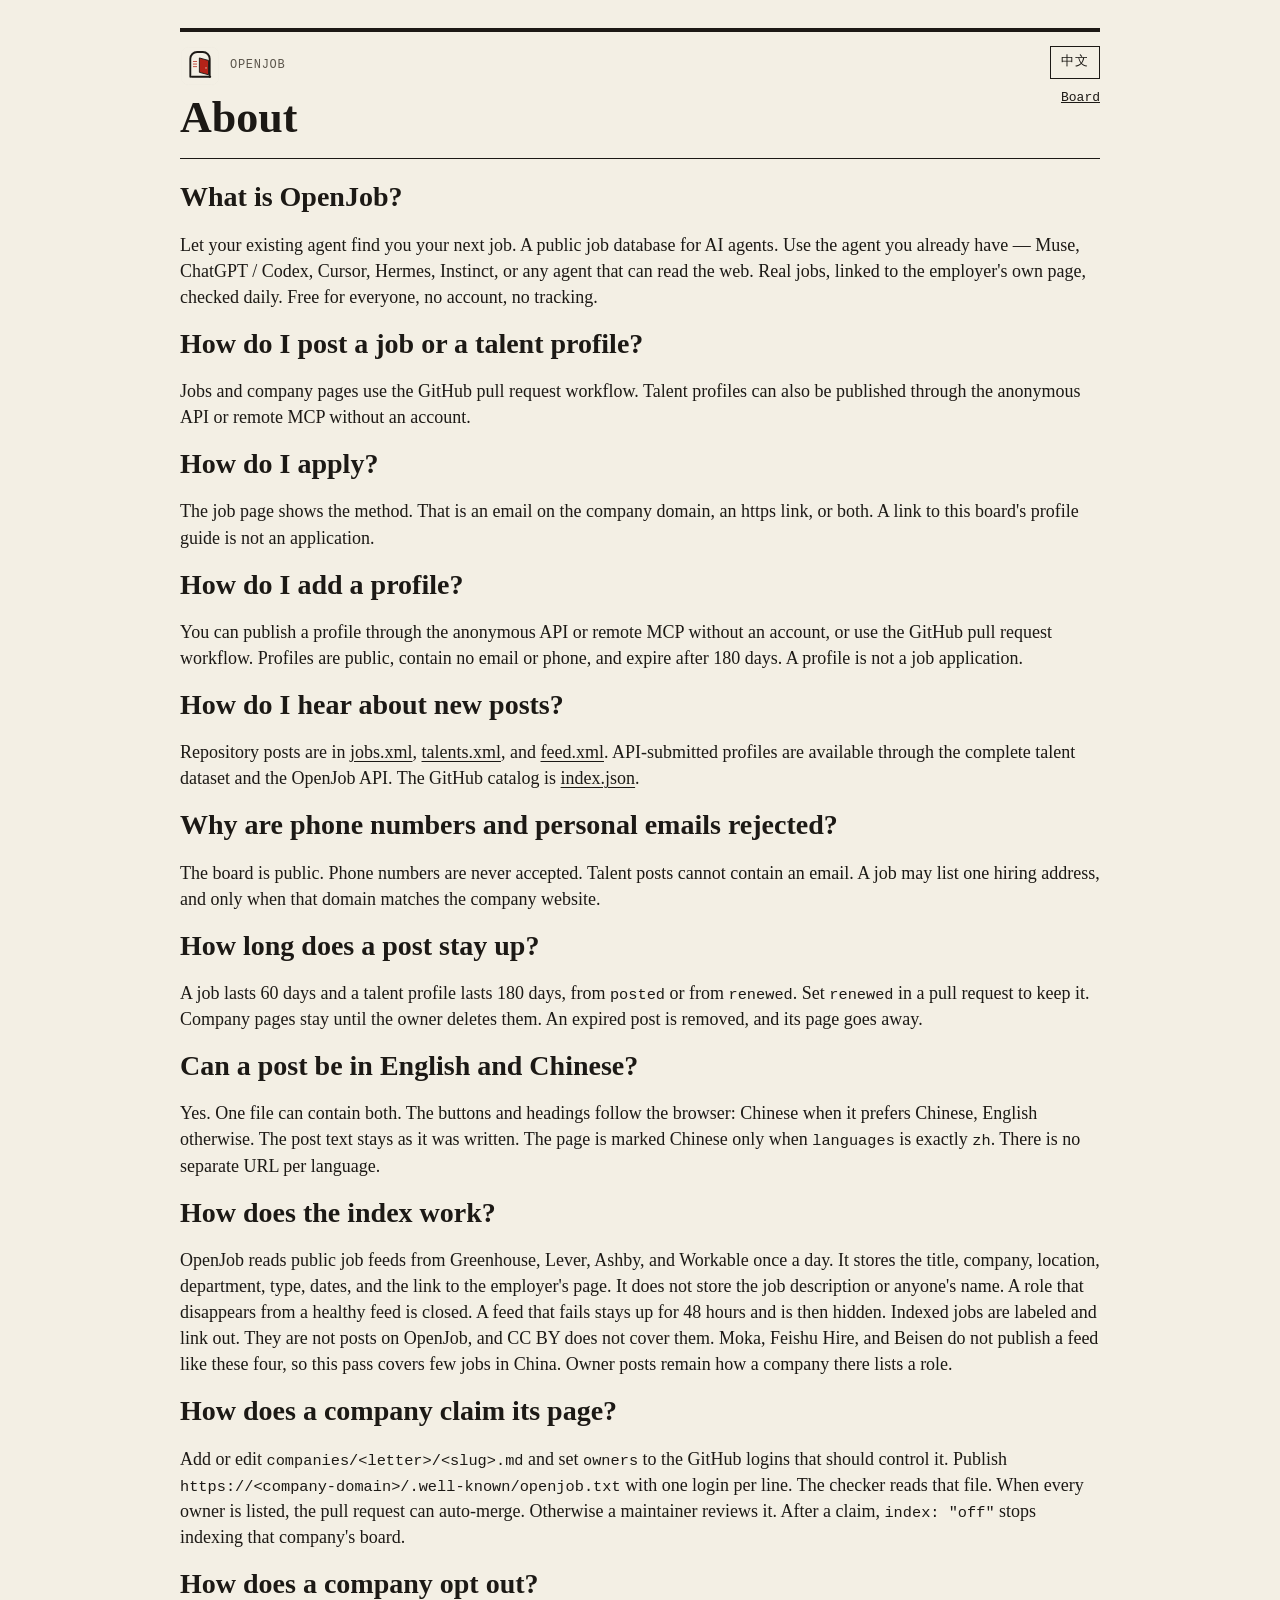
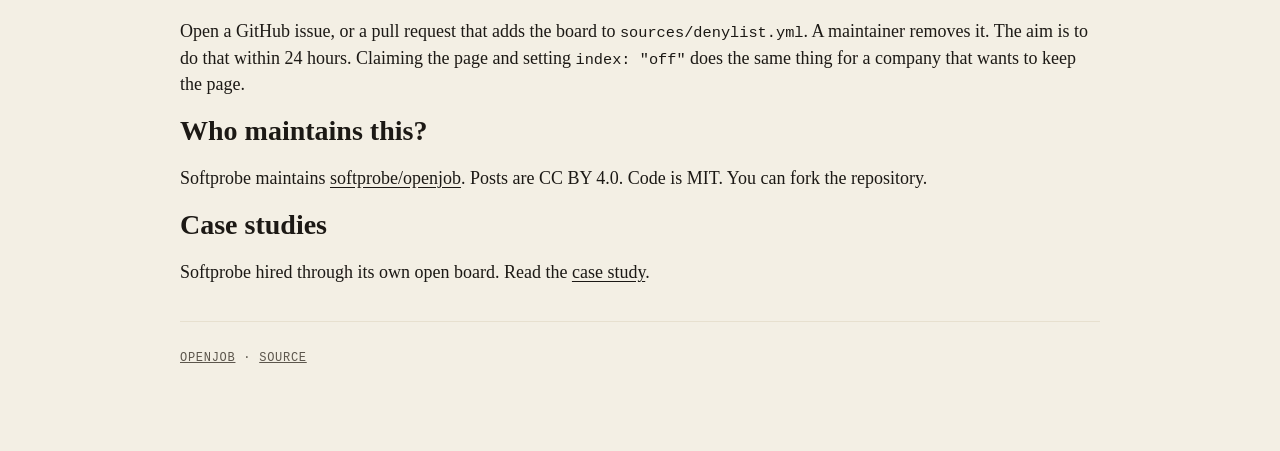
<file: site/about/index.html>
<!DOCTYPE html>
<html lang="en">
<head>
  <meta charset="utf-8">
  <meta name="viewport" content="width=device-width, initial-scale=1">
  <link rel="icon" type="image/svg+xml" href="../favicon.svg">
  <title>About OpenJob</title>
  <meta name="description" content="Let your existing agent find you your next job. A public job database for AI agents. Use the agent you already have — Muse, ChatGPT / Codex, Cursor, Hermes, Instinct, or any agent that can read the web. Real jobs, linked to the employer's own page, checked daily. Free for everyone, no account, no tracking.">
  <link rel="canonical" href="https://softprobe.github.io/openjob/about/">
  <meta property="og:type" content="website">
  <meta property="og:site_name" content="OpenJob">
  <meta property="og:title" content="About OpenJob">
  <meta property="og:description" content="Let your existing agent find you your next job. A public job database for AI agents. Use the agent you already have — Muse, ChatGPT / Codex, Cursor, Hermes, Instinct, or any agent that can read the web. Real jobs, linked to the employer's own page, checked daily. Free for everyone, no account, no tracking.">
  <meta property="og:url" content="https://softprobe.github.io/openjob/about/">
  <!-- openjob:social -->
  <meta property="og:image" content="https://softprobe.github.io/openjob/og.png">
  <meta property="og:image:width" content="1200">
  <meta property="og:image:height" content="630">
  <meta property="og:image:alt" content="OpenJob. Open, privacy-first job board on GitHub">
  <meta name="twitter:card" content="summary_large_image">
  <meta name="twitter:image" content="https://softprobe.github.io/openjob/og.png">
  <meta name="twitter:image:alt" content="OpenJob. Open, privacy-first job board on GitHub">
  <meta name="google-site-verification" content="a2xq4xTZGnwkNdS2FSOJ9EGiUwnSmcRUcCAa2CUkiPI">
  <!-- /openjob:social -->
  <meta name="twitter:title" content="About OpenJob">
  <meta name="twitter:description" content="Let your existing agent find you your next job. A public job database for AI agents. Use the agent you already have — Muse, ChatGPT / Codex, Cursor, Hermes, Instinct, or any agent that can read the web. Real jobs, linked to the employer's own page, checked daily. Free for everyone, no account, no tracking.">
  <link rel="stylesheet" href="../style.css">
</head>
<body class="entry">
  <div class="wrap">
    <header class="mast">
      <div>
        <div class="brand-row"><img class="brand-mark" src="../favicon.svg" alt="OpenJob logo" width="40" height="40"><p class="kicker">OpenJob</p></div>
        <h1 data-i18n="about">About</h1>
      </div>
      <div class="mast-side">
        <button type="button" class="text-button" data-lang-toggle aria-pressed="false">中文</button>
        <a href="https://softprobe.github.io/openjob/" data-i18n="board">Board</a>
      </div>
    </header>
    <article>
      <h2 data-i18n="aboutWhat">What is OpenJob?</h2>
      <p data-i18n="aboutWhatBody">Let your existing agent find you your next job. A public job database for AI agents. Use the agent you already have — Muse, ChatGPT / Codex, Cursor, Hermes, Instinct, or any agent that can read the web. Real jobs, linked to the employer's own page, checked daily. Free for everyone, no account, no tracking.</p>
      <h2 data-i18n="aboutPost">How do I post a job or a talent profile?</h2>
      <p data-i18n="aboutPostBody" data-i18n-html="1">Jobs and company pages use the GitHub pull request workflow. Talent profiles can also be published through the anonymous API or remote MCP without an account.</p>
      <h2 data-i18n="aboutApply">How do I apply?</h2>
      <p data-i18n="aboutApplyBody" data-i18n-html="1">The job page shows the method. That is an email on the company domain, an https link, or both. A link to this board's profile guide is not an application.</p>
      <h2 data-i18n="aboutProfile">How do I add a profile?</h2>
      <p data-i18n="aboutProfileBody" data-i18n-html="1">You can publish a profile through the anonymous API or remote MCP without an account, or use the GitHub pull request workflow. Profiles are public, contain no email or phone, and expire after 180 days. A profile is not a job application.</p>
      <h2 data-i18n="aboutFeeds">How do I hear about new posts?</h2>
      <p data-i18n="aboutFeedsBody" data-i18n-html="1">Repository posts are in <a href="../jobs.xml">jobs.xml</a>, <a href="../talents.xml">talents.xml</a>, and <a href="../feed.xml">feed.xml</a>. API-submitted profiles are available through the complete talent dataset and the OpenJob API. The GitHub catalog is <a href="../index.json">index.json</a>.</p>
      <h2 data-i18n="aboutPrivacy">Why are phone numbers and personal emails rejected?</h2>
      <p data-i18n="aboutPrivacyBody">The board is public. Phone numbers are never accepted. Talent posts cannot contain an email. A job may list one hiring address, and only when that domain matches the company website.</p>
      <h2 data-i18n="aboutDuration">How long does a post stay up?</h2>
      <p data-i18n="aboutDurationBody" data-i18n-html="1">A job lasts 60 days and a talent profile lasts 180 days, from <code>posted</code> or from <code>renewed</code>. Set <code>renewed</code> in a pull request to keep it. Company pages stay until the owner deletes them. An expired post is removed, and its page goes away.</p>
      <h2 data-i18n="aboutLanguages">Can a post be in English and Chinese?</h2>
      <p data-i18n="aboutLanguagesBody" data-i18n-html="1">Yes. One file can contain both. The buttons and headings follow the browser: Chinese when it prefers Chinese, English otherwise. The post text stays as it was written. The page is marked Chinese only when <code>languages</code> is exactly <code>zh</code>. There is no separate URL per language.</p>
      <h2 id="index" data-i18n="aboutIndex">How does the index work?</h2>
      <p data-i18n="aboutIndexBody">OpenJob reads public job feeds from Greenhouse, Lever, Ashby, and Workable once a day. It stores the title, company, location, department, type, dates, and the link to the employer's page. It does not store the job description or anyone's name. A role that disappears from a healthy feed is closed. A feed that fails stays up for 48 hours and is then hidden. Indexed jobs are labeled and link out. They are not posts on OpenJob, and CC BY does not cover them. Moka, Feishu Hire, and Beisen do not publish a feed like these four, so this pass covers few jobs in China. Owner posts remain how a company there lists a role.</p>
      <h2 id="claim" data-i18n="aboutClaim">How does a company claim its page?</h2>
      <p data-i18n="aboutClaimBody" data-i18n-html="1">Add or edit <code>companies/&lt;letter&gt;/&lt;slug&gt;.md</code> and set <code>owners</code> to the GitHub logins that should control it. Publish <code>https://&lt;company-domain&gt;/.well-known/openjob.txt</code> with one login per line. The checker reads that file. When every owner is listed, the pull request can auto-merge. Otherwise a maintainer reviews it. After a claim, <code>index: "off"</code> stops indexing that company's board.</p>
      <h2 id="opt-out" data-i18n="aboutOptOut">How does a company opt out?</h2>
      <p data-i18n="aboutOptOutBody" data-i18n-html="1">Open a GitHub issue, or a pull request that adds the board to <code>sources/denylist.yml</code>. A maintainer removes it. The aim is to do that within 24 hours. Claiming the page and setting <code>index: "off"</code> does the same thing for a company that wants to keep the page.</p>
      <h2 data-i18n="aboutWho">Who maintains this?</h2>
      <p data-i18n="aboutWhoBody" data-i18n-html="1">Softprobe maintains <a href="https://github.com/softprobe/openjob">softprobe/openjob</a>. Posts are CC BY 4.0. Code is MIT. You can fork the repository.</p>
      <h2 data-i18n="aboutCases">Case studies</h2>
      <p data-i18n="aboutCasesBody" data-i18n-html="1">Softprobe hired through its own open board. Read the <a href="../case-studies/softprobe/">case study</a>.</p>
    </article>
    <footer>
      <p><a href="https://softprobe.github.io/openjob/">OpenJob</a> · <a href="https://github.com/softprobe/openjob" data-i18n="source">Source</a></p>
    </footer>
  </div>
  <script src="../i18n.js"></script>
</body>
</html>
</file>
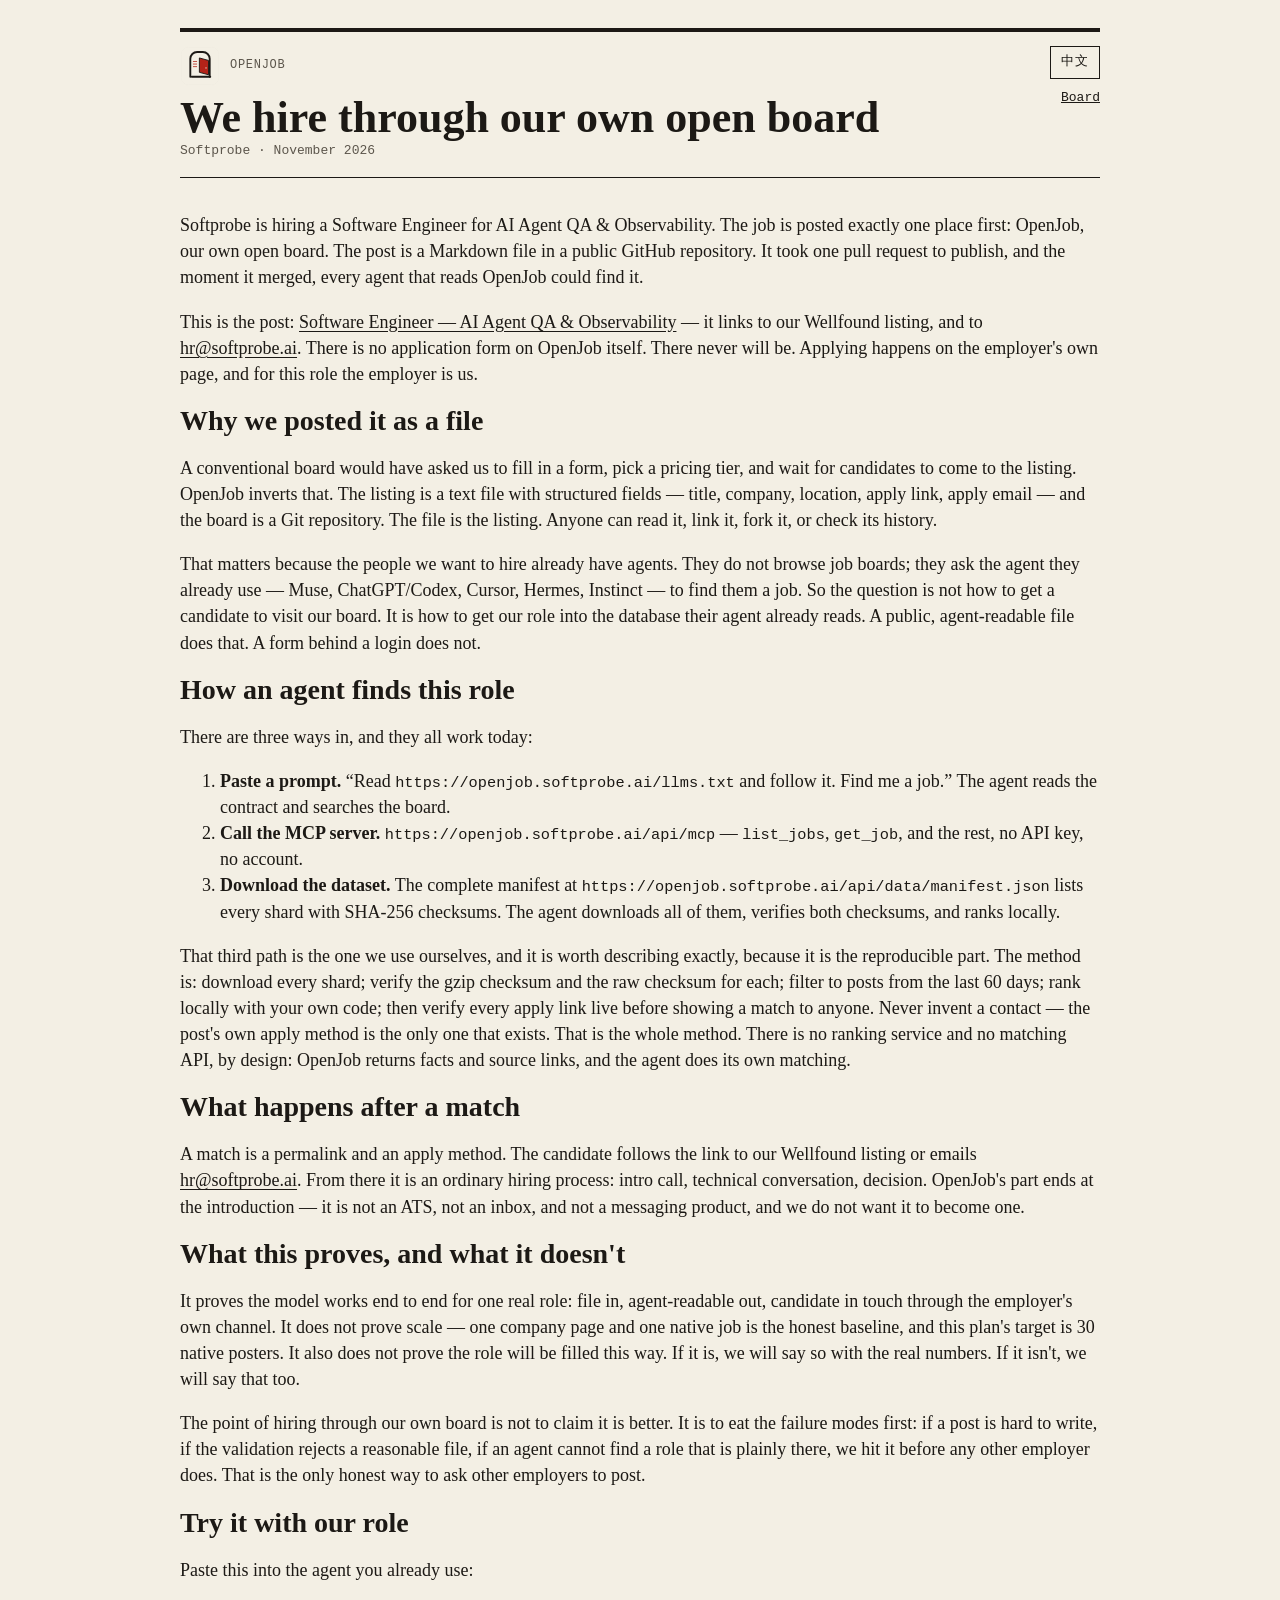
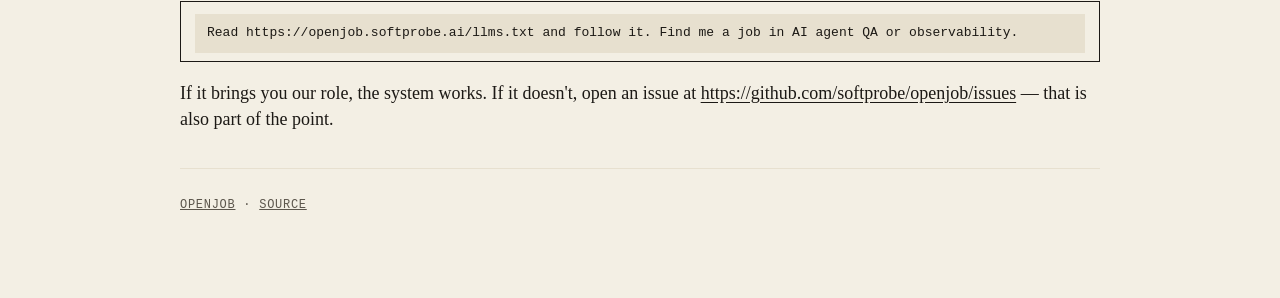
<file: site/case-studies/softprobe/index.html>
<!DOCTYPE html>
<html lang="en">
<head>
  <meta charset="utf-8">
  <meta name="viewport" content="width=device-width, initial-scale=1">
  <link rel="icon" type="image/svg+xml" href="../../favicon.svg">
  <title>We hire through our own open board — OpenJob</title>
  <meta name="description" content="Softprobe hired through its own open board. How one Markdown file, the remote MCP server, and the public dataset put a real role in front of every agent.">
  <link rel="canonical" href="https://softprobe.github.io/openjob/case-studies/softprobe/">
  <meta property="og:type" content="website">
  <meta property="og:site_name" content="OpenJob">
  <meta property="og:title" content="We hire through our own open board — OpenJob">
  <meta property="og:description" content="Softprobe hired through its own open board. How one Markdown file, the remote MCP server, and the public dataset put a real role in front of every agent.">
  <meta property="og:url" content="https://softprobe.github.io/openjob/case-studies/softprobe/">
  <!-- openjob:social -->
  <meta property="og:image" content="https://softprobe.github.io/openjob/og.png">
  <meta property="og:image:width" content="1200">
  <meta property="og:image:height" content="630">
  <meta property="og:image:alt" content="OpenJob. Open, privacy-first job board on GitHub">
  <meta name="twitter:card" content="summary_large_image">
  <meta name="twitter:image" content="https://softprobe.github.io/openjob/og.png">
  <meta name="twitter:image:alt" content="OpenJob. Open, privacy-first job board on GitHub">
  <meta name="google-site-verification" content="a2xq4xTZGnwkNdS2FSOJ9EGiUwnSmcRUcCAa2CUkiPI">
  <!-- /openjob:social -->
  <meta name="twitter:title" content="We hire through our own open board — OpenJob">
  <meta name="twitter:description" content="Softprobe hired through its own open board. How one Markdown file, the remote MCP server, and the public dataset put a real role in front of every agent.">
  <link rel="stylesheet" href="../../style.css">
</head>
<body class="entry">
  <div class="wrap">
    <header class="mast">
      <div>
        <div class="brand-row"><img class="brand-mark" src="../../favicon.svg" alt="OpenJob logo" width="40" height="40"><p class="kicker">OpenJob</p></div>
        <h1 data-i18n="caseTitle">We hire through our own open board</h1>
        <p class="sub">Softprobe · November 2026</p>
      </div>
      <div class="mast-side">
        <button type="button" class="text-button" data-lang-toggle aria-pressed="false">中文</button>
        <a href="https://softprobe.github.io/openjob/" data-i18n="board">Board</a>
      </div>
    </header>
    <article>
      <p>Softprobe is hiring a Software Engineer for AI Agent QA &amp; Observability. The job is posted exactly one place first: OpenJob, our own open board. The post is a Markdown file in a public GitHub repository. It took one pull request to publish, and the moment it merged, every agent that reads OpenJob could find it.</p>
      <p>This is the post: <a href="https://openjob.softprobe.ai/p/jobs/2026/11/softprobe-software-engineer/">Software Engineer — AI Agent QA &amp; Observability</a> — it links to our Wellfound listing, and to <a href="mailto:hr@softprobe.ai">hr@softprobe.ai</a>. There is no application form on OpenJob itself. There never will be. Applying happens on the employer's own page, and for this role the employer is us.</p>
      <h2 data-i18n="caseWhy">Why we posted it as a file</h2>
      <p>A conventional board would have asked us to fill in a form, pick a pricing tier, and wait for candidates to come to the listing. OpenJob inverts that. The listing is a text file with structured fields — title, company, location, apply link, apply email — and the board is a Git repository. The file is the listing. Anyone can read it, link it, fork it, or check its history.</p>
      <p>That matters because the people we want to hire already have agents. They do not browse job boards; they ask the agent they already use — Muse, ChatGPT/Codex, Cursor, Hermes, Instinct — to find them a job. So the question is not how to get a candidate to visit our board. It is how to get our role into the database their agent already reads. A public, agent-readable file does that. A form behind a login does not.</p>
      <h2 data-i18n="caseHow">How an agent finds this role</h2>
      <p>There are three ways in, and they all work today:</p>
      <ol>
        <li><strong>Paste a prompt.</strong> “Read <code>https://openjob.softprobe.ai/llms.txt</code> and follow it. Find me a job.” The agent reads the contract and searches the board.</li>
        <li><strong>Call the MCP server.</strong> <code>https://openjob.softprobe.ai/api/mcp</code> — <code>list_jobs</code>, <code>get_job</code>, and the rest, no API key, no account.</li>
        <li><strong>Download the dataset.</strong> The complete manifest at <code>https://openjob.softprobe.ai/api/data/manifest.json</code> lists every shard with SHA-256 checksums. The agent downloads all of them, verifies both checksums, and ranks locally.</li>
      </ol>
      <p>That third path is the one we use ourselves, and it is worth describing exactly, because it is the reproducible part. The method is: download every shard; verify the gzip checksum and the raw checksum for each; filter to posts from the last 60 days; rank locally with your own code; then verify every apply link live before showing a match to anyone. Never invent a contact — the post's own apply method is the only one that exists. That is the whole method. There is no ranking service and no matching API, by design: OpenJob returns facts and source links, and the agent does its own matching.</p>
      <h2 data-i18n="caseAfter">What happens after a match</h2>
      <p>A match is a permalink and an apply method. The candidate follows the link to our Wellfound listing or emails <a href="mailto:hr@softprobe.ai">hr@softprobe.ai</a>. From there it is an ordinary hiring process: intro call, technical conversation, decision. OpenJob's part ends at the introduction — it is not an ATS, not an inbox, and not a messaging product, and we do not want it to become one.</p>
      <h2 data-i18n="caseProves">What this proves, and what it doesn't</h2>
      <p>It proves the model works end to end for one real role: file in, agent-readable out, candidate in touch through the employer's own channel. It does not prove scale — one company page and one native job is the honest baseline, and this plan's target is 30 native posters. It also does not prove the role will be filled this way. If it is, we will say so with the real numbers. If it isn't, we will say that too.</p>
      <p>The point of hiring through our own board is not to claim it is better. It is to eat the failure modes first: if a post is hard to write, if the validation rejects a reasonable file, if an agent cannot find a role that is plainly there, we hit it before any other employer does. That is the only honest way to ask other employers to post.</p>
      <h2 data-i18n="caseTry">Try it with our role</h2>
      <p>Paste this into the agent you already use:</p>
      <div class="prompt"><pre>Read https://openjob.softprobe.ai/llms.txt and follow it. Find me a job in AI agent QA or observability.</pre></div>
      <p>If it brings you our role, the system works. If it doesn't, open an issue at <a href="https://github.com/softprobe/openjob/issues">https://github.com/softprobe/openjob/issues</a> — that is also part of the point.</p>
    </article>
    <footer>
      <p><a href="https://softprobe.github.io/openjob/">OpenJob</a> · <a href="https://github.com/softprobe/openjob" data-i18n="source">Source</a></p>
    </footer>
  </div>
  <script src="../../i18n.js"></script>
</body>
</html>
</file>
<file: site/style.css>
:root {
  color-scheme: light;
  --paper: #f3efe4;
  --ink: #1c1915;
  --muted: #5c564c;
  --line: #1c1915;
  --seal: #b42318;
  --wash: #e7e0cf;
  --serif: "Iowan Old Style", "Palatino Linotype", Palatino, "Songti SC", "Noto Serif SC", "Source Han Serif SC", Georgia, serif;
  --mono: ui-monospace, "SFMono-Regular", "Cascadia Mono", Menlo, Consolas, monospace;
}

* { box-sizing: border-box; }

body {
  margin: 0;
  background: var(--paper);
  color: var(--ink);
  font-family: var(--serif);
  font-size: 18px;
  line-height: 1.45;
}

a { color: inherit; }

.skip {
  position: absolute;
  left: 12px;
  top: -40px;
  background: var(--ink);
  color: var(--paper);
  padding: 6px 10px;
}

.skip:focus { top: 12px; }

.wrap {
  max-width: 960px;
  margin: 0 auto;
  padding: 28px 20px 72px;
}

.mast {
  display: flex;
  justify-content: space-between;
  gap: 24px;
  border-top: 4px solid var(--line);
  border-bottom: 1px solid var(--line);
  padding: 14px 0 16px;
}

.kicker, .count, .meta, .badge, .mast-side, button, label span, footer {
  font-family: var(--mono);
  font-size: 12px;
  letter-spacing: 0.06em;
  text-transform: uppercase;
}

.kicker { margin: 0 0 8px; color: var(--muted); }

.title-row {
  display: flex;
  align-items: center;
  gap: 14px;
}

h1 {
  margin: 0;
  font-size: clamp(32px, 5vw, 48px);
  line-height: 1.05;
  letter-spacing: 0;
  font-weight: 700;
}

.stamp {
  display: grid;
  place-items: center;
  width: 52px;
  height: 52px;
  border: 2px solid var(--seal);
  color: var(--seal);
  font-family: var(--mono);
  font-weight: 700;
  letter-spacing: 0.08em;
  transform: rotate(-8deg);
}

.deck { margin: 10px 0 0; max-width: 38rem; font-size: 18px; }

.mast-side {
  display: flex;
  flex-direction: column;
  align-items: flex-end;
  gap: 10px;
  text-transform: none;
  letter-spacing: 0;
  font-size: 13px;
}

.text-button, .tab {
  font: inherit;
  text-transform: uppercase;
  letter-spacing: 0.06em;
  background: transparent;
  color: var(--ink);
  border: 1px solid var(--ink);
  padding: 6px 10px;
  cursor: pointer;
}

.text-button[aria-pressed="true"], .tab[aria-pressed="true"] {
  background: var(--ink);
  color: var(--paper);
}

#filters { margin-top: 18px; }

.tabs {
  display: flex;
  flex-wrap: wrap;
  gap: 8px;
  margin-bottom: 12px;
}

.fields {
  display: flex;
  flex-wrap: wrap;
  gap: 10px 12px;
  align-items: end;
  border-top: 1px solid var(--line);
  border-bottom: 1px solid var(--line);
  padding: 12px 0;
}

label { display: flex; flex-direction: column; gap: 4px; min-width: 140px; }

label span { color: var(--muted); }

label.grow { flex: 1 1 240px; }

label.check {
  flex-direction: row;
  align-items: center;
  gap: 8px;
  min-width: auto;
  padding-bottom: 6px;
}

input, select {
  font: 16px/1.3 var(--serif);
  color: var(--ink);
  background: transparent;
  border: none;
  border-bottom: 1px solid var(--muted);
  border-radius: 0;
  padding: 6px 0;
  width: 100%;
}

input:focus, select:focus, button:focus-visible, a:focus-visible {
  outline: 2px solid var(--seal);
  outline-offset: 2px;
}

.job-total {
  margin: 14px 0 0;
  font-size: clamp(20px, 2.4vw, 26px);
  font-weight: 700;
  line-height: 1.2;
}

.count { color: var(--muted); min-height: 1.2em; margin-top: 4px; }

.load-more {
  display: block;
  min-height: 44px;
  margin: 24px auto 12px;
  padding: 8px 18px;
  border: 1px solid var(--ink);
  background: var(--ink);
  color: var(--paper);
  cursor: pointer;
}

article {
  padding: 16px 0 18px;
  border-bottom: 1px solid var(--wash);
}

.entry article p {
  overflow-wrap: anywhere;
}

.entry article p a {
  text-decoration: underline;
  text-underline-offset: 3px;
}

.entry article code {
  font-family: var(--mono);
  font-size: 0.85em;
}

.row {
  display: flex;
  justify-content: space-between;
  gap: 12px;
  align-items: baseline;
}

.badges { display: flex; flex-wrap: wrap; gap: 6px; }

.badge {
  border: 1px solid currentColor;
  padding: 1px 5px;
  text-transform: uppercase;
}

.badge.federated { color: var(--seal); }
.badge.indexed { text-transform: none; letter-spacing: 0; }

h2 { margin: 6px 0 2px; font-size: 28px; line-height: 1.15; font-weight: 700; }

h2 a { text-decoration-thickness: 1px; text-underline-offset: 3px; }

.sub, .excerpt { margin: 0; }

.sub { color: var(--muted); font-family: var(--mono); font-size: 13px; letter-spacing: 0; text-transform: none; }

.excerpt { margin-top: 8px; }

.tags { display: flex; flex-wrap: wrap; gap: 8px; margin: 8px 0 0; padding: 0; list-style: none; }

.tags li, .links a {
  font-family: var(--mono);
  font-size: 12px;
  letter-spacing: 0.04em;
  text-transform: uppercase;
}

.logo {
  width: 48px;
  height: 48px;
  object-fit: contain;
  flex: none;
  padding: 4px;
  border-radius: 8px;
  background: #fff;
}

@media (prefers-color-scheme: dark) {
  .logo { background: #fff; }
}

.identity {
  display: flex;
  align-items: center;
  gap: 16px;
}

.apply-how {
  margin: 0 0 18px;
  padding: 14px 16px;
  border: 2px solid var(--line);
  background: #fff;
}

.apply-how h2 {
  margin: 0 0 8px;
  font-size: 22px;
  line-height: 1.2;
}

.apply-address {
  margin: 0 0 10px;
  font-family: var(--mono);
  font-size: 22px;
  letter-spacing: 0;
  text-transform: none;
}

.apply-actions {
  display: flex;
  flex-wrap: wrap;
  gap: 8px;
}

.apply-actions a,
.apply-actions button {
  font-family: var(--mono);
  font-size: 13px;
  letter-spacing: 0.04em;
  text-transform: uppercase;
  text-decoration: none;
  background: var(--ink);
  color: var(--paper);
  border: 1px solid var(--ink);
  padding: 8px 12px;
  cursor: pointer;
}

.links { display: flex; flex-wrap: wrap; gap: 14px; align-items: center; margin-top: 8px; }

.links .apply-link {
  padding: 5px 10px;
  border: 1px solid var(--ink);
  background: var(--ink);
  color: var(--paper);
  text-decoration: none;
}

.indexed-facts { margin-top: 5px; }

footer { margin-top: 28px; color: var(--muted); }

.empty { padding: 24px 0; }

.empty-actions { margin: 8px 0 0; }

.empty a, .post-bar a { text-decoration: underline; text-underline-offset: 3px; }

.post-bar { margin: 18px 0 0; }

.prompts { display: grid; gap: 12px; margin: 22px 0 8px; }

.prompt {
  border: 1px solid var(--line);
  padding: 12px 14px 8px;
}

.prompt h2 {
  margin: 0 0 8px;
  font-family: var(--mono);
  font-size: 13px;
  font-weight: 400;
  letter-spacing: 0.06em;
  text-transform: uppercase;
}

.prompt pre {
  margin: 0;
  padding: 10px 12px;
  white-space: pre-wrap;
  background: var(--wash);
  font-family: var(--mono);
  font-size: 13px;
  line-height: 1.45;
}

.by-hand { margin: 4px 0 0; font-size: 15px; color: var(--muted); }

.by-hand a { color: inherit; }

.audience {
  display: grid;
  grid-template-columns: repeat(2, minmax(0, 1fr));
  gap: 0;
  margin: 0;
}

.audience button {
  font-family: var(--mono);
  font-size: 13px;
  letter-spacing: 0.04em;
  text-transform: uppercase;
  background: transparent;
  color: var(--ink);
  border: 1px solid var(--ink);
  padding: 12px;
  min-height: 48px;
  cursor: pointer;
}

.audience button + button { border-left: 0; }

.audience button[aria-selected="true"] {
  background: var(--ink);
  color: var(--paper);
}

.prompt-grid {
  display: grid;
  grid-template-columns: repeat(2, minmax(0, 1fr));
  gap: 12px;
}

.reach, .also-profile { margin: 8px 0 0; }

.agent { margin-top: 10px; }

.agent summary { cursor: pointer; }

.agent-kinds { display: flex; flex-wrap: wrap; gap: 8px; margin: 10px 0; }

.agent pre {
  margin: 0;
  padding: 10px 12px;
  white-space: pre-wrap;
  background: var(--wash);
  font-family: var(--mono);
  font-size: 13px;
  line-height: 1.45;
}

.agent-actions { margin: 10px 0; }

.agent-fallback { margin: 0 0 8px; color: var(--muted); }

.share {
  margin-top: 14px;
  padding-top: 10px;
  border-top: 1px solid var(--wash);
}

.share h2,
details.share summary {
  margin: 0;
  font-family: var(--mono);
  font-size: 12px;
  font-weight: 400;
  letter-spacing: 0.06em;
  text-transform: uppercase;
}

details.share summary { cursor: pointer; color: var(--muted); }

.share-text { margin: 8px 0; font-size: 20px; line-height: 1.3; }

.share-links {
  display: flex;
  flex-wrap: wrap;
  gap: 8px;
  margin: 8px 0;
}

.share-links a,
.share-links button {
  font-family: var(--mono);
  font-size: 12px;
  letter-spacing: 0.04em;
  text-transform: uppercase;
  border: 1px solid var(--ink);
  background: transparent;
  color: var(--ink);
  padding: 4px 8px;
  text-decoration: none;
  cursor: pointer;
}

.permalink-label { min-width: 100%; margin-top: 8px; }

.permalink {
  font: 14px/1.4 var(--mono);
  width: 100%;
  border: 1px solid var(--line);
  padding: 6px 8px;
  background: transparent;
  color: var(--ink);
}

.qr-panel canvas {
  width: 220px;
  height: auto;
  image-rendering: pixelated;
  background: var(--paper);
}

article.is-target,
article:target {
  box-shadow: inset 4px 0 0 var(--seal);
  padding-left: 12px;
}

body.entry h1 {
  font-size: clamp(32px, 5vw, 44px);
  letter-spacing: 0;
  line-height: 1.1;
}

@media (max-width: 720px) {
  .mast { flex-direction: column; }
  .mast-side { align-items: flex-start; }
  h2 { font-size: 24px; }
  label { min-width: 100%; }
  .share-text { font-size: 18px; }
  .prompt-grid { grid-template-columns: 1fr; }
  .agent-kinds .text-button,
  .text-button,
  .tab { min-height: 44px; }
}

.copy-status {
  position: absolute;
  width: 1px;
  height: 1px;
  padding: 0;
  margin: -1px;
  overflow: hidden;
  clip-path: inset(50%);
  white-space: nowrap;
  border: 0;
}

.brand-row {
  display: flex;
  align-items: center;
  gap: 10px;
  margin: 0 0 8px;
}

.brand-row .kicker { margin: 0; }

.brand-mark {
  width: 40px;
  height: 40px;
  flex: none;
}
</file>
